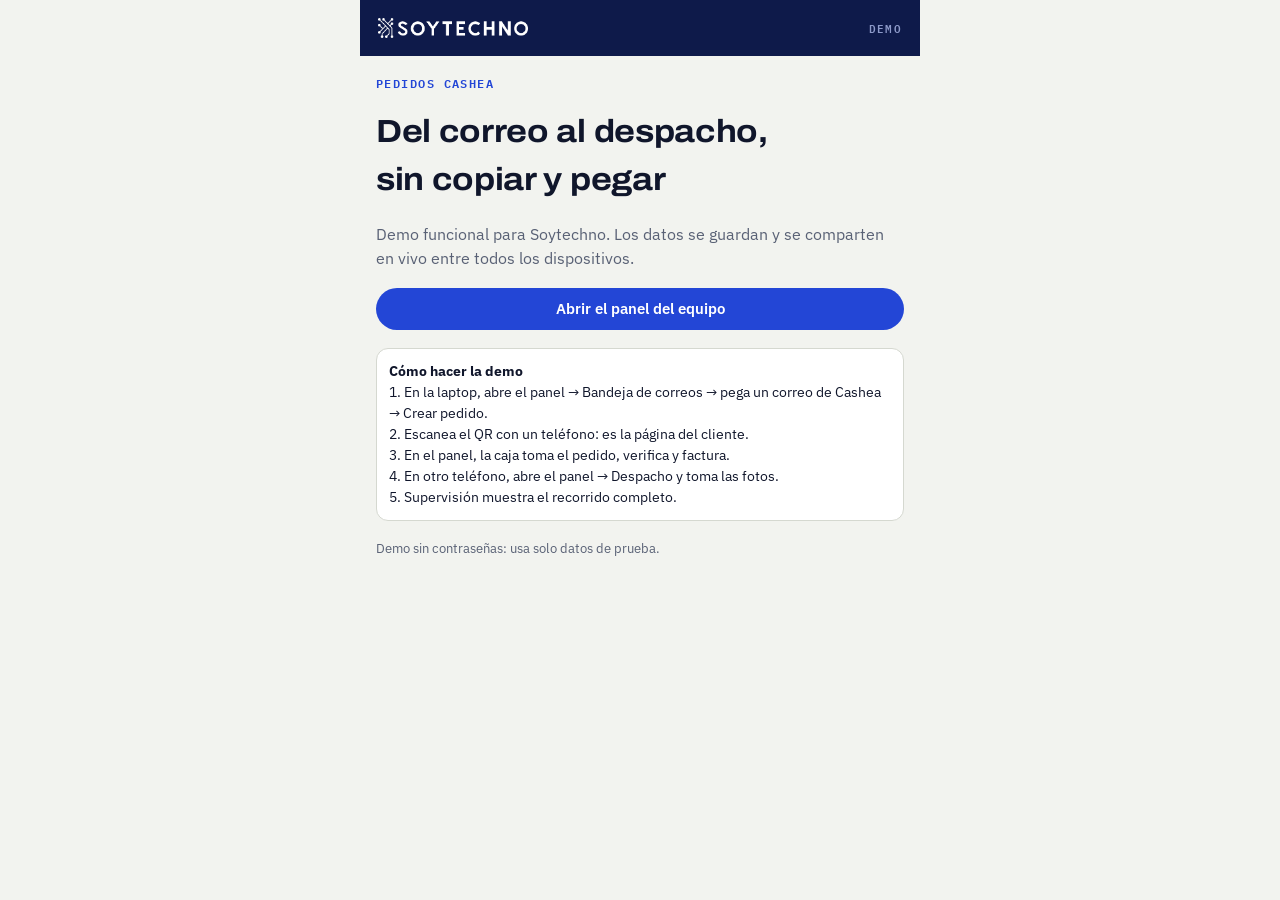
<file: index.html>
<!doctype html>
<html lang="es">
<head>
<meta charset="utf-8">
<meta name="viewport" content="width=device-width,initial-scale=1,viewport-fit=cover">
<title>Soytechno · Pedidos Cashea (demo)</title>
<meta name="robots" content="noindex">
<link rel="preconnect" href="https://fonts.googleapis.com">
<link rel="preconnect" href="https://fonts.gstatic.com" crossorigin>
<link rel="stylesheet" href="https://fonts.googleapis.com/css2?family=Archivo:wdth,wght@62..125,400..900&family=IBM+Plex+Mono:wght@400;600&family=IBM+Plex+Sans:wght@400;500;600;700&display=swap">
<link rel="stylesheet" href="assets/app.css?v=202611042238">
</head>
<body>
<div class="cl">
  <header class="cl-head"><img src="assets/logo-white.png" alt="Soytechno" width="150" height="20"><span>Demo</span></header>
  <div class="cl-body">
    <span class="eyebrow">Pedidos Cashea</span>
    <h1>Del correo al despacho, sin copiar y pegar</h1>
    <p class="muted">Demo funcional para Soytechno. Los datos se guardan y se comparten en vivo entre todos los dispositivos.</p>
    <a class="btn block" href="panel.html">Abrir el panel del equipo</a>
    <div class="info"><b>Cómo hacer la demo</b><br>1. En la laptop, abre el panel → Bandeja de correos → pega un correo de Cashea → Crear pedido.<br>2. Escanea el QR con un teléfono: es la página del cliente.<br>3. En el panel, la caja toma el pedido, verifica y factura.<br>4. En otro teléfono, abre el panel → Despacho y toma las fotos.<br>5. Supervisión muestra el recorrido completo.</div>
    <p class="note">Demo sin contraseñas: usa solo datos de prueba.</p>
  </div>
</div>
</body>
</html>
</file>
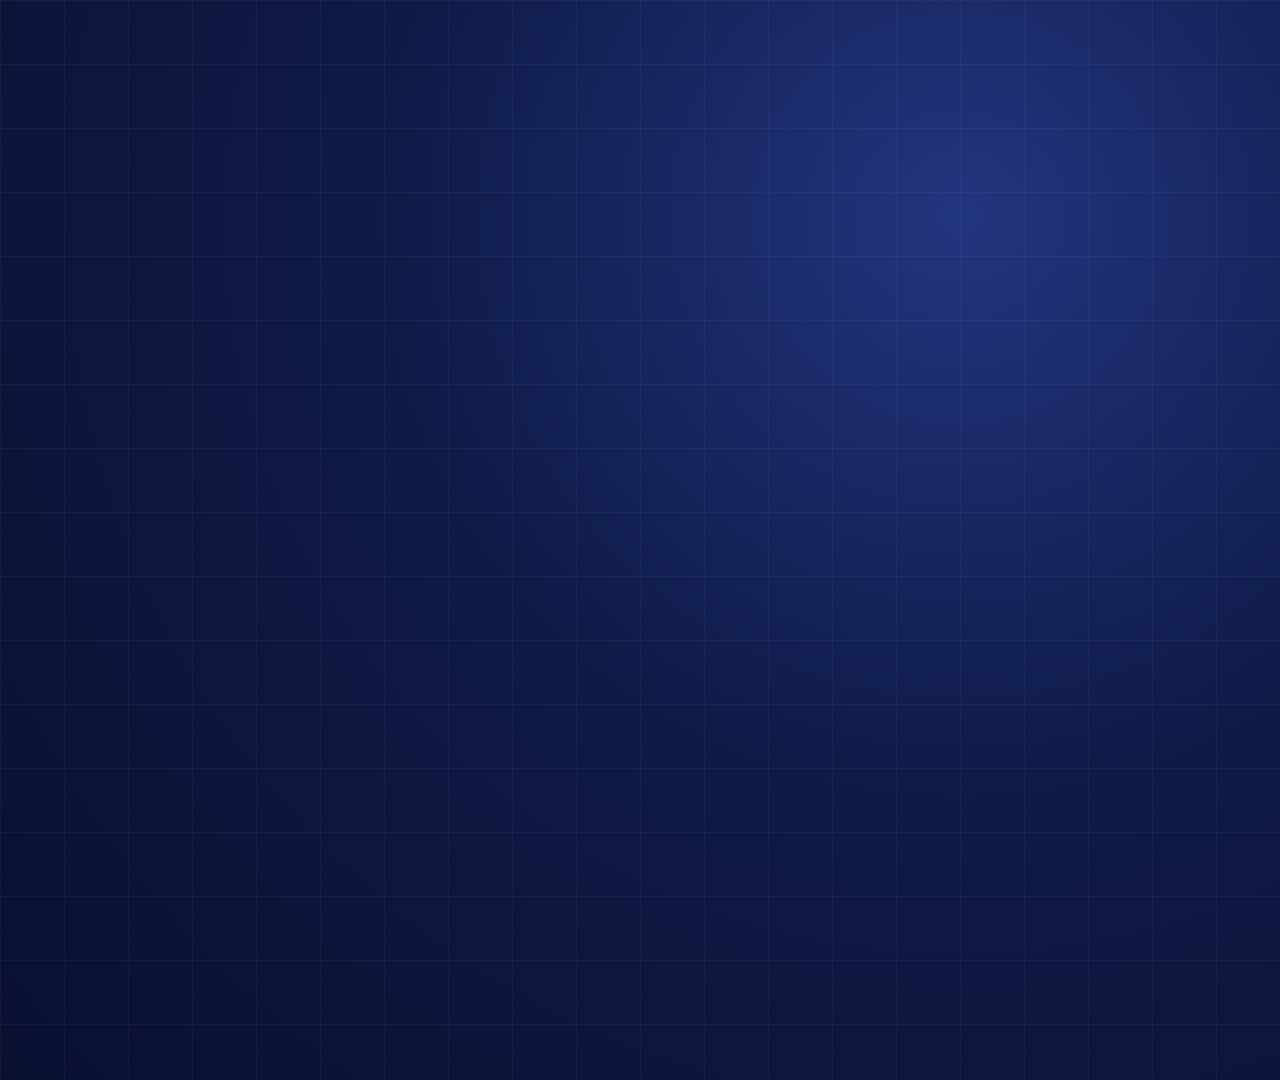
<file: herramientas/video/card2.html>
<!doctype html>
<html lang="es"><head><meta charset="utf-8">
<link rel="stylesheet" href="https://fonts.googleapis.com/css2?family=Archivo:wdth,wght@62..125,400..900&family=IBM+Plex+Sans:wght@400;500;600;700&display=swap">
<style>
*{box-sizing:border-box;margin:0}
body{background:radial-gradient(circle at 75% 20%,#22357F 0%,#0F1A47 45%,#0A1030 100%);font-family:'IBM Plex Sans',Arial,sans-serif;color:#F5F3EE;overflow:hidden;position:relative}
body::before{content:"";position:absolute;inset:0;background-image:linear-gradient(rgba(255,255,255,.035) 1px,transparent 1px),linear-gradient(90deg,rgba(255,255,255,.035) 1px,transparent 1px);background-size:64px 64px}
.wrap{position:absolute;inset:0;display:flex;flex-direction:column;justify-content:center;gap:44px}
.eb{font:600 26px 'IBM Plex Sans';letter-spacing:.18em;text-transform:uppercase;color:#F5B53F}
h1{font:800 120px/0.98 'Archivo',sans-serif;font-stretch:112%;letter-spacing:-3px}
h2{font:800 76px/1.05 'Archivo',sans-serif;font-stretch:110%;letter-spacing:-1px}
.big{display:flex;gap:70px;flex-wrap:wrap}
.big div{display:grid;gap:8px}
.big b{font:800 170px/0.9 'Archivo',sans-serif;font-stretch:112%;color:#F5B53F}
.big span{font-size:34px;color:#C7CFEA}
.pains{display:grid;gap:26px}
.pains div{display:flex;align-items:center;gap:26px;font:700 62px 'Archivo',sans-serif;font-stretch:108%}
.pains i{width:70px;height:70px;border-radius:50%;background:#B42318;display:grid;place-items:center;font-style:normal;font-size:44px;flex:none}
.wins{display:grid;gap:26px}
.wins div{display:flex;align-items:center;gap:26px;font:700 66px 'Archivo',sans-serif;font-stretch:108%}
.wins i{width:74px;height:74px;border-radius:50%;background:#1C7A43;display:grid;place-items:center;font-style:normal;font-size:44px;flex:none}
.logo{width:520px}
.who{font-size:30px;color:#C7CFEA}
.foot{position:absolute;font-size:26px;color:#8D9AC9}
.wrap>*{animation:up .7s cubic-bezier(.2,.8,.2,1) both}
.wrap>*:nth-child(2){animation-delay:.15s}.wrap>*:nth-child(3){animation-delay:.3s}.wrap>*:nth-child(4){animation-delay:.45s}
.pains div,.wins div,.big div{animation:up .6s cubic-bezier(.2,.8,.2,1) both}
.pains div:nth-child(1),.wins div:nth-child(1),.big div:nth-child(1){animation-delay:.35s}.pains div:nth-child(2),.wins div:nth-child(2),.big div:nth-child(2){animation-delay:1.1s}.pains div:nth-child(3),.wins div:nth-child(3){animation-delay:1.85s}
@keyframes up{from{opacity:0;transform:translateY(40px)}to{opacity:1;transform:none}}
.wrap.out{transition:opacity .35s;opacity:0}
</style></head><body>
<div class="wrap" id="w"></div>
<script>
const P=new URLSearchParams(location.search),V=P.get('layout')==='v',k=P.get('k');
const W=V?1080:1920,H=V?1920:1080;document.body.style.width=W+'px';document.body.style.height=H+'px';
const w=document.getElementById('w');w.style.padding=V?'0 80px':'0 160px';
const L='<img class="logo" src="/repo-soytechno/assets/logo-white.png" alt="Soytechno">';
const C={
 hoy:'<span class="eb">Pedidos Cashea en Soytechno</span><div class="big"><div><b>1.000</b><span>pedidos al día</span></div><div><b>4.000+</b><span>en temporada alta</span></div></div>',
 dolor:'<span class="eb">Hoy, cada pedido</span><div class="pains"><div><i>✕</i>Se copia a mano</div><div><i>✕</i>Se reparte por WhatsApp</div><div><i>✕</i>Se persigue al cliente</div></div>',
 titulo:L+'<span class="eb">El sistema que lo cambia</span><h1>Pedidos Cashea<br>en automático</h1>',
 beneficios:'<span class="eb">Resultado</span><div class="wins"><div><i>✓</i>Menos asesores</div><div><i>✓</i>Menos errores</div><div><i>✓</i>Respuesta inmediata</div></div>',
 cierre:L+'<h1>Pedidos Cashea<br>en automático</h1><span class="who">Propuesta para Soytechno · Adrian Sanoja</span>'
};
function render(k){w.classList.remove('out');w.innerHTML=C[k]||'';if(V){document.querySelectorAll('h1').forEach(h=>h.style.fontSize='104px');document.querySelectorAll('.big b').forEach(b=>b.style.fontSize='150px');document.querySelectorAll('.pains div,.wins div').forEach(d=>d.style.fontSize='56px');document.querySelectorAll('.logo').forEach(l=>l.style.width='440px')}
 document.querySelectorAll('.big b').forEach(b=>{const fin=b.textContent,n=parseInt(fin.replace(/\D/g,'')),suf=fin.includes('+')?'+':'';const t0=performance.now();const st=t=>{const k=Math.min(1,(t-t0)/1400),e=1-Math.pow(1-k,3);b.textContent=Math.round(n*e).toLocaleString('es-VE')+(k>=1?suf:'');if(k<1)requestAnimationFrame(st)};requestAnimationFrame(st)})}
window.show=k=>{w.classList.add('out');setTimeout(()=>render(k),350)};render(k);
</script></body></html>
</file>
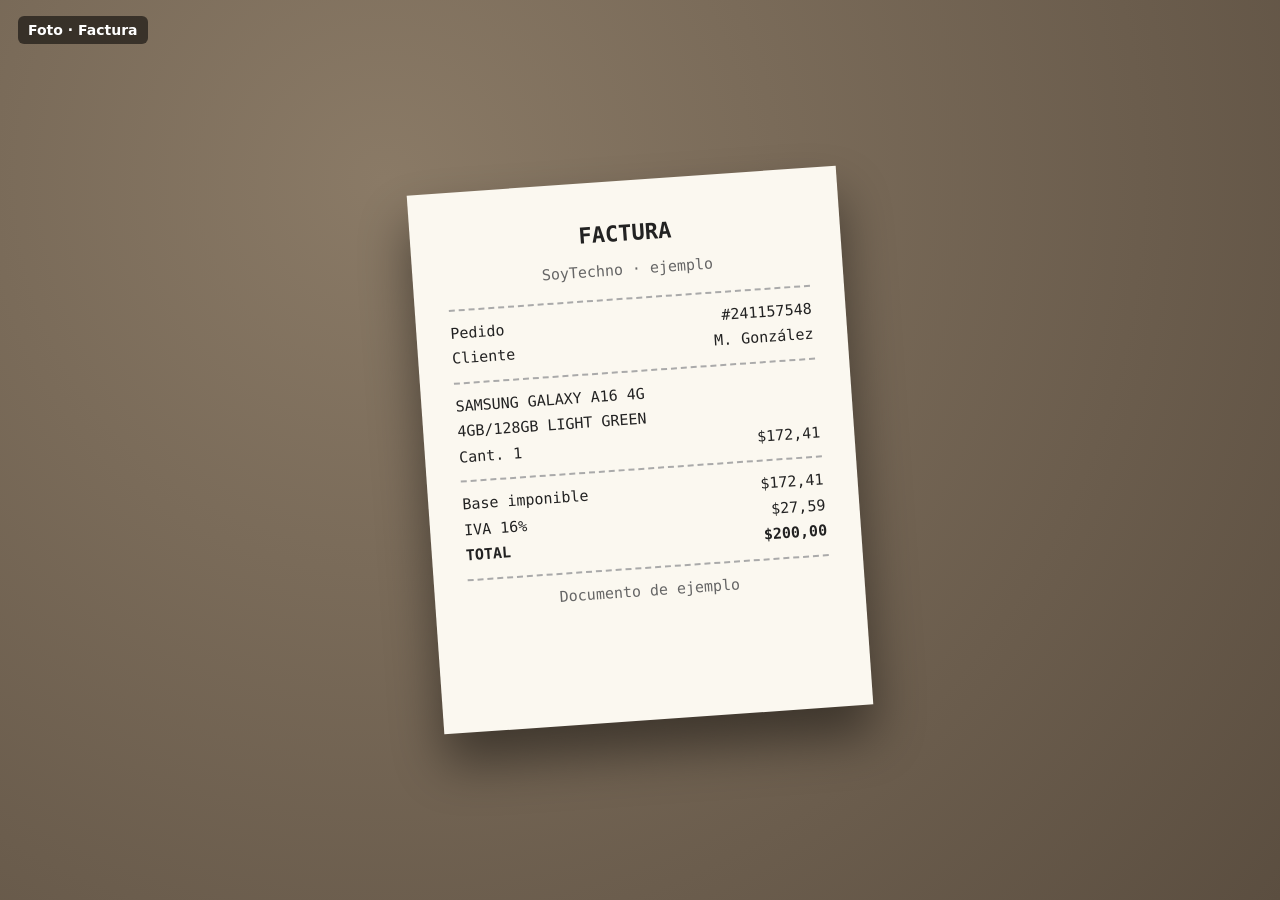
<file: herramientas/video/fotos.html>
<!doctype html>
<html lang="es"><head><meta charset="utf-8">
<style>
*{box-sizing:border-box;margin:0}
body{width:800px;height:600px;overflow:hidden;font-family:'DejaVu Sans',Arial,sans-serif}
.s{position:absolute;inset:0;display:grid;place-items:center}
.factura{background:radial-gradient(circle at 30% 20%,#8a7a66,#5b4e40)}
.paper{width:430px;height:540px;background:#fbf8f0;transform:rotate(-4deg);box-shadow:0 30px 50px rgba(0,0,0,.45);padding:34px;font-family:'DejaVu Sans Mono',monospace;color:#222;font-size:15px;line-height:1.7}
.paper h3{font-size:22px;text-align:center;margin-bottom:6px}.paper .c{text-align:center;color:#666;margin-bottom:14px}
.paper hr{border:0;border-top:2px dashed #aaa;margin:10px 0}
.r{display:flex;justify-content:space-between}
.equipo{background:linear-gradient(160deg,#c9ccd3,#8d939f)}
.box{width:330px;height:420px;border-radius:26px;background:linear-gradient(150deg,#d9f2e2,#9fd1b4);box-shadow:0 30px 60px rgba(0,0,0,.35);position:relative;transform:rotate(6deg)}
.ph{position:absolute;left:50px;top:40px;width:230px;height:340px;border-radius:30px;background:#1b1f2b;box-shadow:inset 0 0 0 6px #2c3242}
.ph::after{content:"";position:absolute;inset:18px;border-radius:20px;background:linear-gradient(160deg,#4f7cff,#7fe0b0)}
.empaque{background:linear-gradient(160deg,#b9a68b,#7d6a52)}
.carton{width:480px;height:330px;background:#c59a63;border-radius:10px;box-shadow:0 30px 60px rgba(0,0,0,.4);position:relative}
.carton::before{content:"";position:absolute;left:0;right:0;top:140px;height:50px;background:rgba(240,230,210,.75)}
.lbl{position:absolute;right:30px;bottom:26px;background:#fff;padding:10px 14px;font:600 14px 'DejaVu Sans Mono',monospace;color:#222;border-radius:4px}
.guia{background:linear-gradient(160deg,#9aa3b5,#5f6880)}
.label{width:470px;height:330px;background:#fff;border-radius:8px;box-shadow:0 30px 60px rgba(0,0,0,.4);padding:26px;font:15px 'DejaVu Sans Mono',monospace;color:#222;transform:rotate(-3deg)}
.label h3{font-size:24px;margin-bottom:10px}.bars{height:70px;margin-top:16px;background:repeating-linear-gradient(90deg,#111 0 3px,#fff 3px 6px,#111 6px 7px,#fff 7px 11px)}
.tag{position:absolute;left:18px;top:16px;background:rgba(0,0,0,.55);color:#fff;font:600 14px 'DejaVu Sans',sans-serif;padding:6px 10px;border-radius:6px}
</style></head><body>
<div class="s factura" id="factura"><div class="paper"><h3>FACTURA</h3><div class="c">SoyTechno · ejemplo</div><hr><div class="r"><span>Pedido</span><span>#241157548</span></div><div class="r"><span>Cliente</span><span>M. González</span></div><hr><div>SAMSUNG GALAXY A16 4G</div><div>4GB/128GB LIGHT GREEN</div><div class="r"><span>Cant. 1</span><span>$172,41</span></div><hr><div class="r"><span>Base imponible</span><span>$172,41</span></div><div class="r"><span>IVA 16%</span><span>$27,59</span></div><div class="r"><b>TOTAL</b><b>$200,00</b></div><hr><div class="c">Documento de ejemplo</div></div><span class="tag">Foto · Factura</span></div>
<div class="s equipo hide" id="equipo"><div class="box"><div class="ph"></div></div><span class="tag">Foto · Equipo</span></div>
<div class="s empaque hide" id="empaque"><div class="carton"><div class="lbl">#241157548 · Ruta foránea</div></div><span class="tag">Foto · Empaque</span></div>
<div class="s guia hide" id="guia"><div class="label"><h3>RUTA FORÁNEA · VALENCIA</h3><div>Pedido #241157548</div><div>Cliente: M. González</div><div>Destino: Valencia</div><div class="bars"></div><div>Etiqueta de ejemplo</div></div><span class="tag">Foto · Entrega</span></div>
<style>.hide{display:none}</style>
</body></html>
</file>
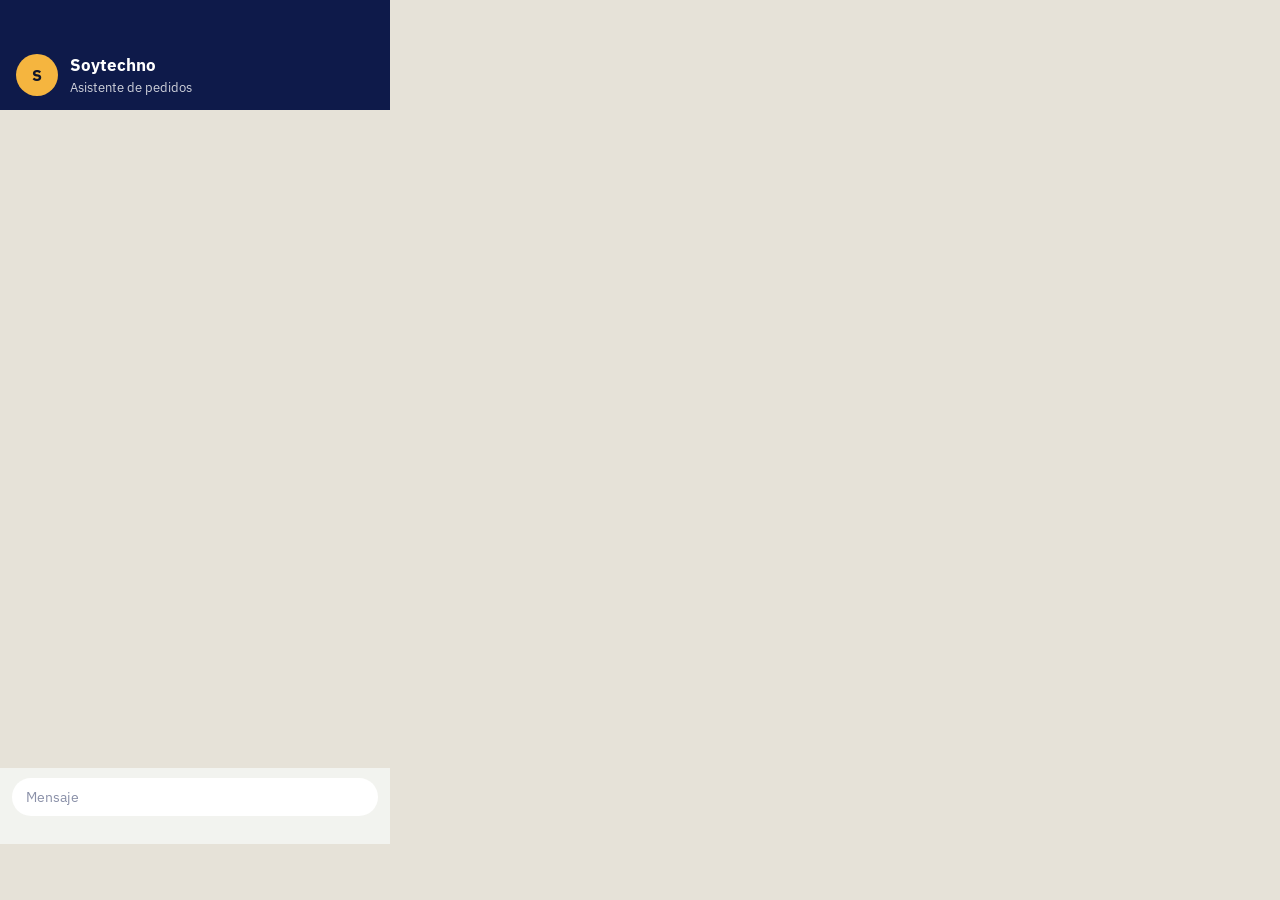
<file: herramientas/video/wa2.html>
<!doctype html>
<html lang="es"><head><meta charset="utf-8">
<link rel="stylesheet" href="https://fonts.googleapis.com/css2?family=IBM+Plex+Sans:wght@400;500;600;700&display=swap">
<style>
*{box-sizing:border-box;margin:0}
body{width:390px;height:844px;font-family:'IBM Plex Sans',Arial,sans-serif;background:#E6E2D8;display:flex;flex-direction:column}
.hd{background:#0E1A4A;color:#fff;padding:54px 16px 14px;display:flex;gap:12px;align-items:center}
.av{width:42px;height:42px;border-radius:50%;background:#F5B53F;color:#10162B;display:grid;place-items:center;font-weight:800}
.hd b{display:block;font-size:17px}.hd small{opacity:.8;font-size:13px}
.ch{flex:1;padding:16px 12px;display:flex;flex-direction:column;gap:10px;justify-content:flex-end}
.m{max-width:88%;background:#fff;border-radius:16px 16px 16px 4px;padding:11px 13px;font-size:15px;line-height:1.45;color:#10162B;box-shadow:0 1px 2px rgba(0,0,0,.08)}
.m .t{display:block;text-align:right;font-size:11px;color:#8A90A8;margin-top:4px}
.btn{display:block;margin-top:10px;background:#2346D6;color:#fff;text-align:center;border-radius:12px;padding:11px;font-weight:700}
.bar{background:#F2F3EF;padding:10px 12px 28px;display:flex;gap:8px}.bar span{flex:1;background:#fff;border-radius:20px;padding:10px 14px;color:#8A90A8;font-size:14px}
</style></head><body>
<div class="hd"><div class="av">S</div><div><b>Soytechno</b><small>Asistente de pedidos</small></div></div>
<div class="ch">
<div class="m" style="display:none">¡Hola María! 👋 Recibimos tu pedido Cashea <b>#241157548</b>: Samsung Galaxy A16 4G 4GB/128GB.<br>Inicial 20%: <b>$40,00</b>.<span class="t">10:42</span></div>
<div class="m" style="display:none">Elige cómo recibirlo y paga tu inicial aquí 👇<span class="btn">Elegir entrega y pagar</span><span class="t">10:42</span></div>
</div>
<div class="bar"><span>Mensaje</span></div>
<div id="ty" class="m" style="display:none;width:64px">•••</div>
<script>window.mostrar=async()=>{const ms=[...document.querySelectorAll('.m')].filter(m=>m.id!=='ty'),ty=document.getElementById('ty'),ch=document.querySelector('.ch');for(const m of ms){ch.appendChild(ty);ty.style.display='block';await new Promise(r=>setTimeout(r,650));ty.style.display='none';ch.insertBefore(m,ty);m.style.display='block';m.animate([{opacity:0,transform:'translateY(14px)'},{opacity:1,transform:'none'}],{duration:320,easing:'ease-out'});await new Promise(r=>setTimeout(r,500))}}</script></body></html>
</file>
<file: assets/app.css>
/* Soytechno · Pedidos Cashea (demo) */
:root{
  --bg:#F2F3EF; --surface:#FFFFFF; --surface-2:#E7E9E3; --ink:#10162B; --muted:#596175; --line:#D5D8D0;
  --accent:#2346D6; --accent-ink:#FFFFFF; --signal:#D98A06; --signal-soft:#FCEFD2;
  --ok:#1C7A43; --ok-soft:#DCF1E3; --bad:#B42318; --bad-soft:#FBE4E1; --violet:#5A3BC2; --violet-soft:#ECE6FB; --info-soft:#E2E8FC;
  --paper:#FFFDF6; --shadow-c:rgba(16,22,43,.10);
  --side:#0E1A4A; --side-2:#16255F; --side-ink:#DCE3FA; --side-muted:#8D9AC9; --side-act:#2346D6;
  --f-display:'Archivo','Arial Narrow',Arial,sans-serif; --f-body:'IBM Plex Sans','Segoe UI',Arial,sans-serif; --f-mono:'IBM Plex Mono',ui-monospace,Menlo,Consolas,monospace;
  color-scheme:light;
}
@media (prefers-color-scheme: dark){:root{
  --bg:#0C1120; --surface:#151C30; --surface-2:#1C2440; --ink:#EDEFF6; --muted:#A3ABC2; --line:#2B3455;
  --accent:#7A92FF; --accent-ink:#0C1120; --signal:#F4B53F; --signal-soft:#3A2D10;
  --ok:#62CF8F; --ok-soft:#14321F; --bad:#FF8E82; --bad-soft:#3E1A17; --violet:#B6A0FF; --violet-soft:#2A2149; --info-soft:#1D2955;
  --paper:#1A2236; --shadow-c:rgba(0,0,0,.4); color-scheme:dark}}
*{box-sizing:border-box}
html,body{margin:0}
body{background:var(--bg);color:var(--ink);font-family:var(--f-body);font-size:16px;line-height:1.5;-webkit-font-smoothing:antialiased}
h1,h2,h3,h4{font-family:var(--f-display);font-stretch:110%;margin:0;letter-spacing:-.01em;text-wrap:balance}
h4{font-family:var(--f-body);font-stretch:100%;font-size:15px;letter-spacing:0}
p{margin:0}
.mono{font-family:var(--f-mono)}
.muted{color:var(--muted)}
.eyebrow{display:inline-block;font:600 12px/1.2 var(--f-mono);letter-spacing:.12em;text-transform:uppercase;color:var(--accent)}
.note{font-size:13px;color:var(--muted)}
.btn{appearance:none;border:0;border-radius:999px;padding:12px 20px;font:600 15px/1.2 var(--f-body);cursor:pointer;background:var(--accent);color:var(--accent-ink);display:inline-flex;align-items:center;justify-content:center;gap:8px;text-decoration:none;transition:filter .15s,transform .1s}
.btn:hover{filter:brightness(1.08)}
.btn:active{transform:scale(.97)}
.btn.ghost{background:transparent;color:var(--ink);box-shadow:inset 0 0 0 1.5px var(--line)}
.btn.sm{padding:9px 14px;font-size:14px}
.btn.block{width:100%}
.btn.danger{background:var(--bad);color:#fff}
.btn:disabled{opacity:.45;cursor:not-allowed;transform:none}
:focus-visible{outline:3px solid var(--signal);outline-offset:2px}
input[type=text],input[type=tel],input[type=date],input[type=search],select,textarea{width:100%;font:15px var(--f-body);padding:11px 12px;border-radius:10px;border:1.5px solid var(--line);background:var(--bg);color:var(--ink);min-width:0}
textarea{resize:vertical}
input:focus,select:focus,textarea:focus{outline:none;border-color:var(--accent);box-shadow:0 0 0 3px var(--info-soft)}
.field{display:grid;gap:6px;border:0;padding:0;margin:0;min-width:0}
.field > label,.field legend{font-weight:600;font-size:14px;padding:0}
.field small{color:var(--muted);font-size:12px}
.err{color:var(--bad);font-size:13px;font-weight:600}
.pill{display:inline-block;font:600 11px/1.3 var(--f-mono);padding:4px 9px;border-radius:999px;white-space:nowrap;justify-self:start}
.p-cliente{background:var(--info-soft);color:var(--accent)}
.p-caja{background:var(--signal-soft);color:var(--ink)}
.p-tomado{background:var(--signal-soft);color:var(--ink)}
.p-noval{background:var(--bad-soft);color:var(--bad)}
.p-admin{background:var(--violet-soft);color:var(--violet)}
.p-standby{background:var(--violet-soft);color:var(--violet)}
.p-despacho{background:var(--ok-soft);color:var(--ok)}
.p-despachado{background:var(--ok-soft);color:var(--ok)}
.p-ajuste{background:var(--bad-soft);color:var(--bad)}
.p-espera{background:var(--signal-soft);color:var(--ink)}
.p-traslado{background:var(--violet-soft);color:var(--violet)}
.p-tienda{background:var(--violet-soft);color:var(--violet)}
.p-entregado{background:var(--ok-soft);color:var(--ok)}
.p-cancelado{background:var(--bad-soft);color:var(--bad)}
.rb{height:10px;border-radius:5px;background:var(--surface-2);overflow:hidden;min-width:80px}
.rb i{display:block;height:100%;background:var(--bad);border-radius:5px}
button.opt{width:100%;text-align:left;font:inherit;color:inherit}
.row{display:grid;grid-template-columns:auto minmax(0,1fr) auto;gap:10px;align-items:center;padding:10px 12px;border-radius:10px;background:var(--bg);font-size:13px}
.row .code{font:600 12px var(--f-mono)}
.row b{display:block;font-weight:600}
.row small{display:block;color:var(--muted);font-size:12px}
.row.hl{box-shadow:0 0 0 2px var(--accent);background:var(--info-soft)}
.split > .pm .row{grid-template-columns:minmax(0,1fr);gap:4px}
.split > .pm .row .pill{justify-self:start}
.rowbtn{display:block;width:100%;padding:0;border:0;background:transparent;text-align:left;cursor:pointer;font:inherit;color:inherit;border-radius:10px}
@media (max-width:520px){.row{grid-template-columns:minmax(0,1fr)}}
.pm{border:1px solid var(--line);border-radius:16px;background:var(--surface);overflow:hidden;min-width:0}
.pm-h{display:flex;justify-content:space-between;align-items:center;gap:8px;flex-wrap:wrap;padding:10px 14px;background:var(--surface-2);font:600 14px var(--f-body)}
.pm-h .who{font:600 11px var(--f-mono);color:var(--muted)}
.pm-b{padding:12px;display:grid;gap:8px}
.kv{display:grid;grid-template-columns:120px minmax(0,1fr);gap:6px 12px;margin:0;font-size:14px}
.kv dt{color:var(--muted)}
.kv dd{margin:0;word-break:break-word}
.mini{width:100%;border-collapse:collapse;font-size:14px}
.mini th,.mini td{padding:8px 10px;border-bottom:1px solid var(--line);text-align:left;vertical-align:top}
.mini th{font:600 11px var(--f-mono);letter-spacing:.06em;text-transform:uppercase;color:var(--muted)}
.mini .num{text-align:right;font-variant-numeric:tabular-nums;white-space:nowrap}
.mini tr.tot td{font-weight:700;border-bottom:0}
.table-scroll{overflow-x:auto}
.empty{display:grid;place-items:center;text-align:center;gap:6px;padding:48px 20px;border:1.5px dashed var(--line);border-radius:18px;color:var(--muted);background:var(--surface)}
.empty b{color:var(--ink);font-size:17px}
.card{background:var(--surface);border:1px solid var(--line);border-radius:18px;padding:20px;display:grid;gap:16px;box-shadow:0 10px 30px var(--shadow-c);min-width:0}
.c-head{display:flex;justify-content:space-between;align-items:flex-start;gap:10px;flex-wrap:wrap;border-bottom:1.5px dashed var(--line);padding-bottom:12px}
.grid2{display:grid;grid-template-columns:repeat(2,minmax(0,1fr));gap:16px}
.actbar{display:flex;gap:8px;flex-wrap:wrap;align-items:center;border-top:1px solid var(--line);padding-top:14px}
.paybox{border-radius:14px;padding:12px 14px;background:var(--signal-soft);display:grid;gap:6px}
.paybox.ok{background:var(--ok-soft)}
.toast{position:fixed;left:50%;bottom:calc(20px + env(safe-area-inset-bottom,0px));transform:translateX(-50%);background:var(--ink);color:var(--bg);padding:11px 18px;border-radius:999px;font:600 14px var(--f-body);box-shadow:0 12px 30px var(--shadow-c);max-width:92%;text-align:center;z-index:50}
.ticket{background:var(--paper);border:1px solid var(--line);padding:18px 20px;font:13px/1.6 var(--f-mono);border-radius:6px;box-shadow:0 10px 30px var(--shadow-c)}
.ticket h4{font:700 13px var(--f-mono);letter-spacing:.14em;border-bottom:1.5px dashed var(--line);padding-bottom:8px;margin-bottom:8px}
.trow{display:grid;grid-template-columns:90px minmax(0,1fr);gap:10px}
.trow span:first-child{color:var(--muted)}
.trow span:last-child{word-break:break-word}

/* app shell */
.app{display:grid;grid-template-columns:240px minmax(0,1fr);min-height:100vh}
.side{background:linear-gradient(180deg,var(--side) 0%,var(--side-2) 100%);color:var(--side-ink);padding:22px 12px;display:flex;flex-direction:column;gap:2px;position:sticky;top:0;height:100vh;overflow:auto}
.logo{display:grid;gap:6px;padding:0 10px 14px;border-bottom:1px solid rgba(255,255,255,.1);margin-bottom:6px}
.logo img{width:165px;height:auto;display:block}
.logo span{font:600 11px var(--f-mono);letter-spacing:.14em;text-transform:uppercase;color:var(--side-muted)}
.nav{display:flex;flex-direction:column;gap:2px}
.nav-g{font:600 10px var(--f-mono);letter-spacing:.14em;text-transform:uppercase;color:var(--side-muted);margin:14px 10px 4px}
.nav-i{display:flex;align-items:center;justify-content:space-between;gap:8px;width:100%;padding:9px 10px;border-radius:10px;border:0;background:transparent;color:var(--side-ink);font:500 14px var(--f-body);cursor:pointer;text-align:left}
.nav-i:hover{background:rgba(255,255,255,.07)}
.nav-i[aria-current="page"]{background:var(--side-act);color:#fff;box-shadow:0 6px 18px rgba(35,70,214,.45)}
.bdg{font:600 11px var(--f-mono);background:rgba(255,255,255,.14);color:#fff;padding:2px 8px;border-radius:999px;min-width:24px;text-align:center}
.bdg.hot{background:#F5B53F;color:#10162B}
.live{display:flex;align-items:center;gap:8px;margin:auto 10px 0;padding-top:16px;font:600 11px var(--f-mono);color:var(--side-muted)}
.live i{width:8px;height:8px;border-radius:50%;background:#62CF8F;box-shadow:0 0 0 4px rgba(98,207,143,.2)}
.live.off i{background:#FF8E82;box-shadow:none}
.main{display:flex;flex-direction:column;min-width:0}
.top{display:flex;justify-content:space-between;align-items:center;gap:12px;flex-wrap:wrap;padding:16px 24px;border-bottom:1px solid var(--line);background:var(--surface);position:sticky;top:0;z-index:5}
.top h1{font-size:24px}
.who-sel{display:flex;gap:8px;align-items:center;font-size:13px;color:var(--muted)}
.who-sel select{width:auto}
.body{padding:20px 24px 40px;display:grid;gap:16px;align-content:start}
.stats{display:flex;gap:10px;flex-wrap:wrap}
.stat{background:var(--surface);border:1px solid var(--line);border-radius:14px;padding:10px 16px;display:grid;min-width:120px}
.stat b{font:800 26px/1.1 var(--f-display);font-variant-numeric:tabular-nums}
.stat span{font-size:12px;color:var(--muted)}
.split{display:grid;grid-template-columns:minmax(0,340px) minmax(0,1fr);gap:16px;align-items:start}
.photos{display:grid;grid-template-columns:repeat(auto-fill,minmax(130px,1fr));gap:10px}
.ph-slot{position:relative;aspect-ratio:4/3;border:1.5px dashed var(--line);border-radius:14px;display:grid;place-items:center;text-align:center;overflow:hidden;background:var(--bg);font-size:13px;color:var(--muted);cursor:pointer}
.ph-slot:focus-within{outline:3px solid var(--signal);outline-offset:2px}
.ph-slot input{position:absolute;inset:0;opacity:0;cursor:pointer;width:100%;height:100%}
.ph-slot img{position:absolute;inset:0;width:100%;height:100%;object-fit:cover}
.ph-slot.done{border-style:solid;border-color:var(--ok)}
.ph-in{display:grid;gap:4px;justify-items:center;font-weight:600;color:var(--accent)}
.ph-in svg{width:28px;height:28px}
.lbl2{position:absolute;left:6px;bottom:6px;font:600 11px var(--f-mono);background:var(--surface);color:var(--ink);padding:2px 7px;border-radius:6px}
.qr{display:grid;justify-items:center;gap:10px;padding:16px;background:#fff;border-radius:16px;border:1px solid var(--line)}
.qr img,.qr canvas{display:block;max-width:100%;height:auto}
.wa{background:#E6E2D8;border-radius:16px;padding:14px;display:grid;gap:8px}
.wa .msg{background:#fff;color:#10162B;border-radius:14px 14px 14px 4px;padding:10px 12px;font-size:14px;max-width:92%}
.linkbox{display:flex;gap:8px;align-items:center;flex-wrap:wrap;font:13px var(--f-mono);word-break:break-all}
@media (max-width:900px){
  .app{grid-template-columns:minmax(0,1fr)}
  .side{position:static;height:auto;padding:12px;gap:8px}
  .logo{border:0;padding:0 4px;margin:0}
  .logo img{width:130px}
  .nav{flex-direction:row;overflow-x:auto;gap:6px;padding-bottom:4px}
  .nav-g{display:none}
  .nav-i{width:auto;flex:none;background:rgba(255,255,255,.07)}
  .live{margin:0 4px}
  .top{position:static;padding:14px max(16px,env(safe-area-inset-right,0px)) 14px max(16px,env(safe-area-inset-left,0px))}
  .body{padding:16px max(16px,env(safe-area-inset-right,0px)) 32px max(16px,env(safe-area-inset-left,0px))}
  .split,.grid2{grid-template-columns:minmax(0,1fr)}
}

/* cliente */
.cl{max-width:560px;margin:0 auto;min-height:100vh;display:flex;flex-direction:column}
.cl-head{background:var(--side);padding:calc(18px + env(safe-area-inset-top,0px)) max(18px,env(safe-area-inset-right,0px)) 18px max(18px,env(safe-area-inset-left,0px));display:flex;justify-content:space-between;align-items:center;gap:10px}
.cl-head img{width:150px;height:auto}
.cl-head span{font:600 11px var(--f-mono);letter-spacing:.12em;text-transform:uppercase;color:var(--side-muted)}
.cl-body{padding:20px max(16px,env(safe-area-inset-right,0px)) 40px max(16px,env(safe-area-inset-left,0px));display:grid;gap:18px}
.sum{background:var(--surface);border:1px solid var(--line);border-radius:16px;padding:16px;display:grid;gap:4px}
.sum b{font-size:16px}
.opts{display:grid;gap:8px}
.opt{display:flex;gap:10px;align-items:flex-start;padding:12px 14px;border:1.5px solid var(--line);border-radius:12px;cursor:pointer;background:var(--surface)}
.opt:has(input:checked){border-color:var(--accent);background:var(--info-soft)}
.opt input{margin-top:3px;accent-color:var(--accent);flex:none}
.opt b{display:block;font-size:15px}
.opt small{color:var(--muted);font-size:13px}
.opt .free{margin-left:auto;font:600 11px var(--f-mono);color:var(--ok);background:var(--ok-soft);padding:3px 7px;border-radius:6px;align-self:center}
.offices{max-height:200px;overflow:auto;display:grid;gap:6px}
.info{background:var(--surface);border:1px solid var(--line);border-radius:12px;padding:12px;font-size:14px}
.amount{background:var(--ink);color:var(--bg);border-radius:14px;padding:14px;display:grid;gap:2px}
.amount b{font:800 30px/1.1 var(--f-display)}
.amount small{opacity:.8;font-size:12px}
.steps{list-style:none;margin:0;padding:0;display:grid;gap:0}
.steps li{display:grid;grid-template-columns:28px 1fr;gap:12px;padding:10px 0;position:relative}
.steps li .d{width:28px;height:28px;border-radius:50%;display:grid;place-items:center;font:600 13px var(--f-mono);background:var(--surface-2);color:var(--muted)}
.steps li.done .d{background:var(--ok-soft);color:var(--ok)}
.steps li.now .d{background:var(--accent);color:var(--accent-ink)}
.steps li.now b{color:var(--accent)}
.steps li small{display:block;color:var(--muted)}
@media (prefers-reduced-motion: reduce){*{animation:none!important;transition:none!important}}

/* aviso por WhatsApp */
.wa-send{display:grid;gap:8px}
.wa-send label{font-weight:600;font-size:14px}
.wa-send .linkbox input{flex:1;min-width:0;font:15px var(--f-body);padding:9px 12px;border-radius:10px;border:1.5px solid var(--line);background:var(--bg);color:var(--ink)}
.wa-ok{color:var(--ok);font-weight:600}
.wa-bad{color:var(--bad);font-weight:600}
</file>
